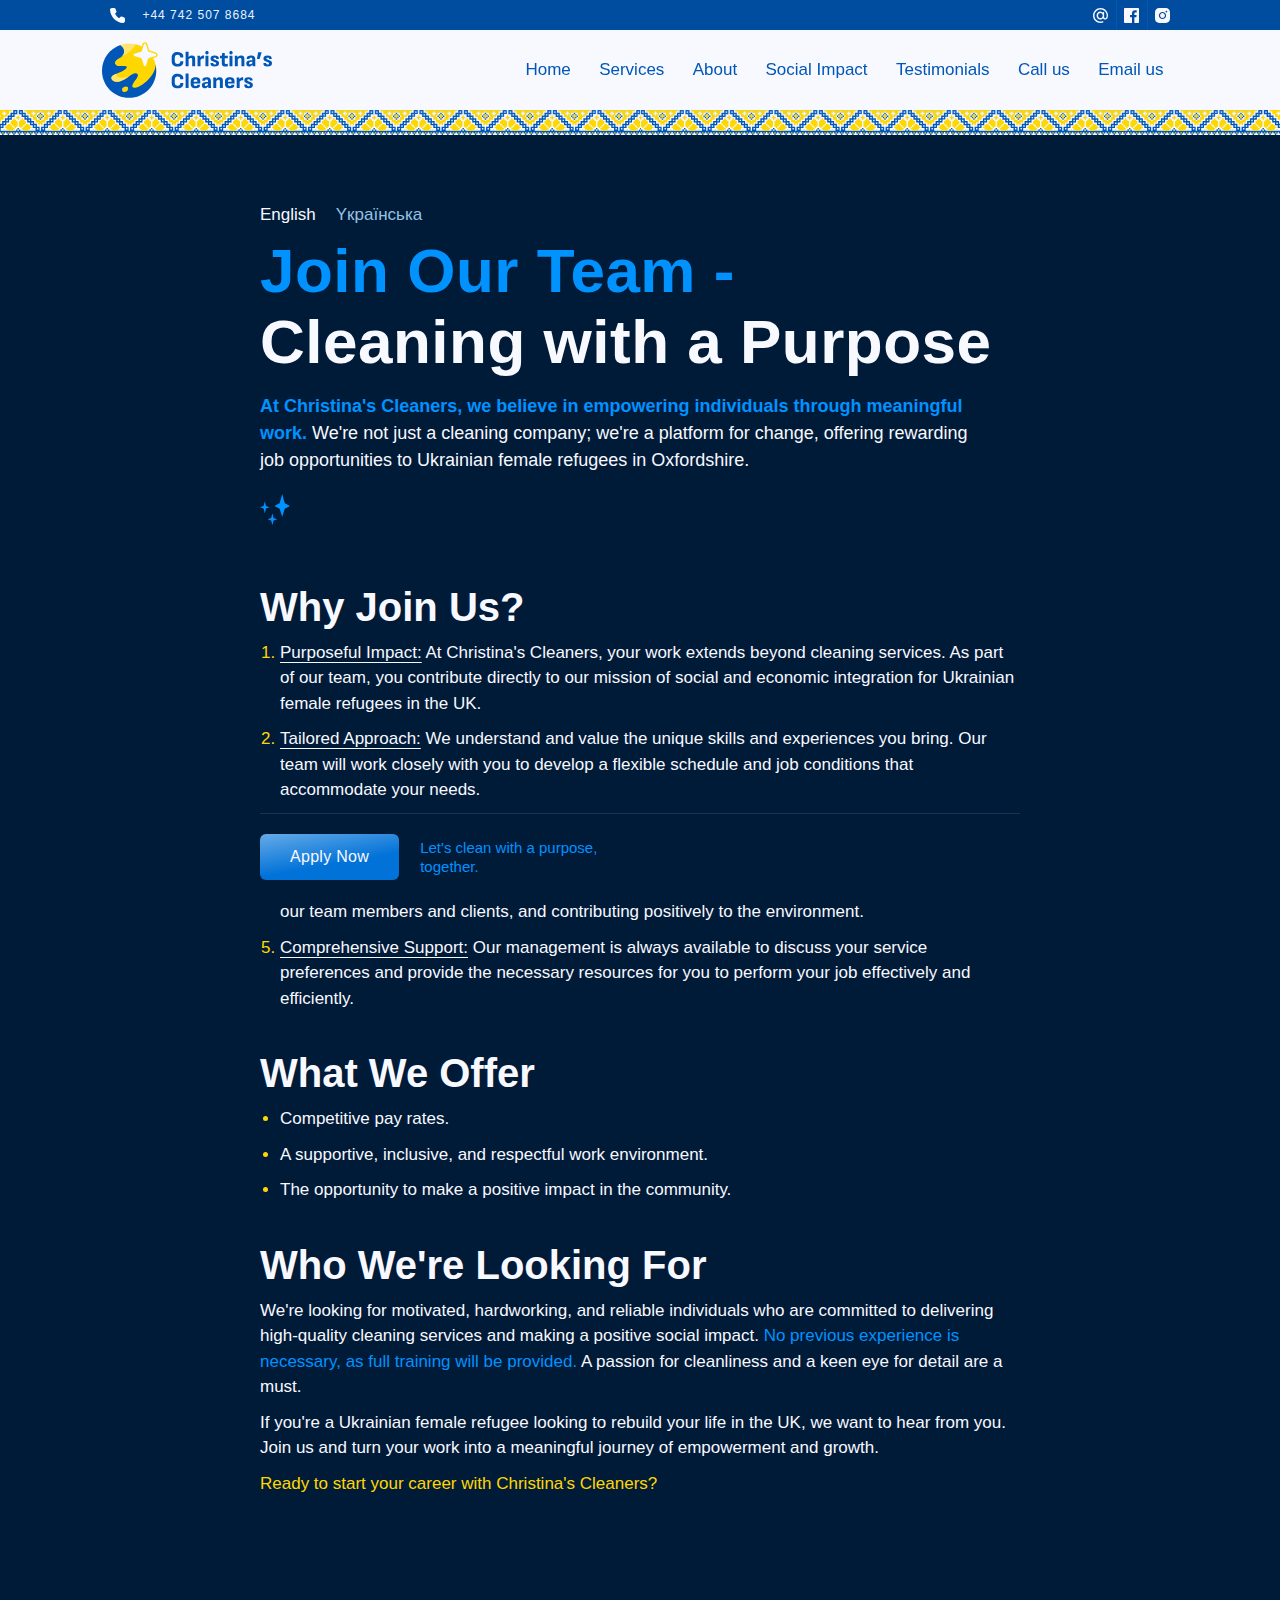
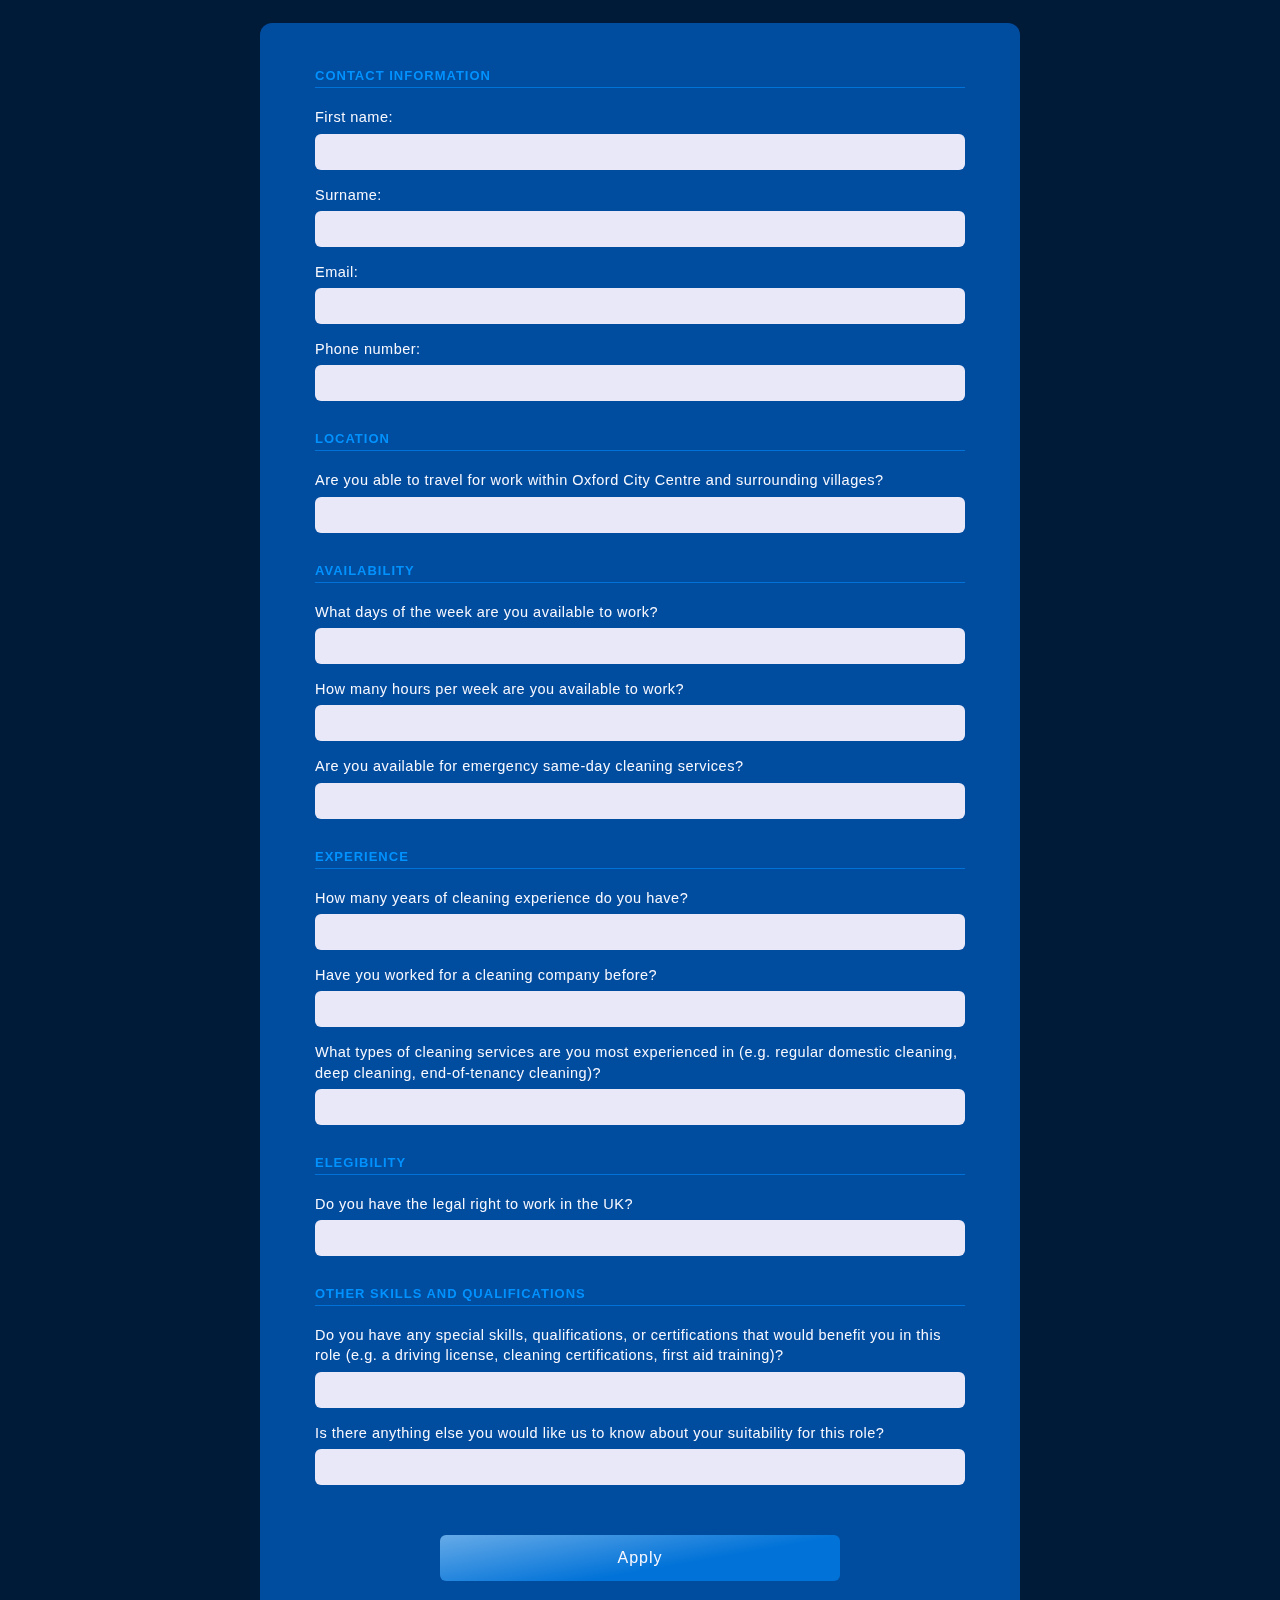
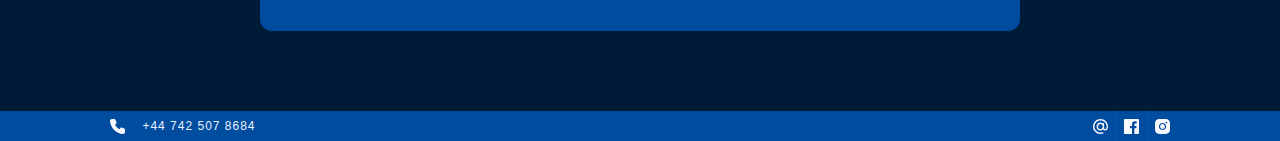
<file: jobs/index.html>
<!DOCTYPE html>
<html lang="en">
<head>
    <meta charset="UTF-8">
    <meta http-equiv="X-UA-Compatible" content="IE=edge">
    <meta name="viewport" content="width=device-width, initial-scale=1.0">
    <title>Join Christina's Cleaners | Empowering Opportunities in Oxfordshire</title>

    <link rel="canonical" href="https://christinas-cleaners.co.uk/jobs/">

    <meta name="description" content="Join Christina's Cleaners, a socially responsible cleaning company offering rewarding job opportunities to Ukrainian female refugees in Oxfordshire.">

    <meta name="keywords" content="cleaning services, professional cleaning, domestic cleaning, job offers, Ukrainian female refugees, empowering women, social integration, Oxfordshire">

    <link rel="stylesheet" href="../styles/defaults.css">
    <link rel="stylesheet" href="../styles/jobs.css">
    
    <link rel="shortcut icon" href="../favicon.ico" type="image/x-icon">

    <script src="../scripts/menu.js" defer></script>
    <script src="../scripts/form.js" defer></script>
</head>
<body>
    <div class="strip">
        <div class="width">
            <a href="tel:447425078684" class="flex" title="call us">
                <div class="bg icon tel"></div>
                <span>+44 742 507 8684</span>
            </a>

            <div class="flex">
                <a href="mailto:info@christinas-cleaners.co.uk" class="bg icon mail" title="Email us"></a>

                <hr>

                <a href="https://www.facebook.com/ChristinasCleaners.co.uk/" class="bg icon facebook" target="_blank" title="Find us on Facebook"></a>

                <hr>
                
                <a href="https://www.instagram.com/christinas_cleaners/" target="_blank" class="bg icon instagram" title="Find us on Instagram"></a>
            </div>
        </div>
    </div>

    <header>
        <div class="width">
            <a href="../index.html" class="logo_anchor">
                <img src="../assets/logo/logo_logotype.svg" alt="Christina's Cleaners Full Logo">
            </a>

            <div class="flex">
                <!-- <a href="../index.html#get-a-quote" class="cta">Get a Quote</a> -->
                
                <button class="hambt" type="button" name="toggle-menu">
                    <div></div>
                    <div></div>
                    <div></div>
                </button>

                <div class="nav_overflow">
                    <nav>
                        <a href="../index.html">Home</a>
                        <a href="../index.html#services">Services</a>
                        <a href="../index.html#about-us">About</a>
                        <a href="../index.html#social-impact">Social Impact</a>
                        <a href="../index.html#testimonials">Testimonials</a>
                        <a href="tel:447425078684">Call us</a>
                        <a href="mailto:info@christinas-cleaners.co.uk">Email us</a>
                    </nav>
                </div>
            </div>
        </div>
    </header>

    <div class="vishyvka"></div>

    

    <main>
        <div class="width">
            <div class="intro">

                <nav>
                    <a class="current" href="index.html">English</a>
                    <a href="uk.html" title="View in ukrainian language">Yкраїнська</a>
                </nav>

                <h1>
                    Join Our Team - <span>Cleaning with a Purpose</span>
                </h1>
    
                <p>
                    <strong>
                        <b>At Christina's Cleaners, we believe in empowering individuals through meaningful work.</b> We're not just a cleaning company; we're a platform for change, offering rewarding job opportunities to Ukrainian female refugees in Oxfordshire.
                    </strong>
                
                    <svg xmlns="http://www.w3.org/2000/svg" viewBox="0 0 16.67 17.33" fill="currentcolor"><polygon points="12.33 0 10.89 5.13 8 6.64 10.89 8.14 12.33 12.67 13.78 8.14 16.67 6.63 13.78 5.13 12.33 0"/><polygon points="2.67 4 2 6.67 0 7.33 2 8 2.67 10.67 3.33 8 5.33 7.33 3.33 6.67 2.67 4"/><polygon points="6.87 10.67 6.2 13.33 4.2 14 6.2 14.67 6.87 17.33 7.54 14.67 9.54 14 7.54 13.33 6.87 10.67"/></svg>
                </p>
            </div>

            <div class="content">
                <h2>Why Join Us?</h2>
    
                <ol>
                    <li>
                        <p><b>Purposeful Impact:</b> At Christina's Cleaners, your work extends beyond cleaning services. As part of our team, you contribute directly to our mission of social and economic integration for Ukrainian female refugees in the UK.</p>
                    </li>
    
                    <li>
                        <p><b>Tailored Approach:</b> We understand and value the unique skills and experiences you bring. Our team will work closely with you to develop a flexible schedule and job conditions that accommodate your needs.</p>
                    </li>
    
                    <li>
                        <p><b>Continuous Learning:</b> We provide training and development opportunities to help you grow your professional skills, with the potential for career advancement within our company.</p>
                    </li>
    
                    <li>
                        <p><b>Eco-Friendly Ethos:</b> We use only eco-friendly cleaning products, ensuring the health and safety of our team members and clients, and contributing positively to the environment.</p>
                    </li>
    
                    <li>
                        <p><b>Comprehensive Support:</b> Our management is always available to discuss your service preferences and provide the necessary resources for you to perform your job effectively and efficiently.</p>
                    </li>
                </ol>

                <h2>What We Offer</h2>
                
                <ul>
                    <li>
                        <p>Competitive pay rates.</p>
                    </li>

                    <li>
                        <p>A supportive, inclusive, and respectful work environment.</p>
                    </li>

                    <li>
                        <p>The opportunity to make a positive impact in the community.</p>
                    </li>
                </ul>

                <h2>Who We're Looking For</h2>

                <p>We're looking for motivated, hardworking, and reliable individuals who are committed to delivering high-quality cleaning services and making a positive social impact. <strong>No previous experience is necessary, as full training will be provided.</strong> A passion for cleanliness and a keen eye for detail are a must.</p>

                <p>If you're a Ukrainian female refugee looking to rebuild your life in the UK, we want to hear from you. Join us and turn your work into a meaningful journey of empowerment and growth.</p>

                <p><b>Ready to start your career with Christina's Cleaners?</b></p>

                <div class="cta_ctnr">
                    <a href="#apply" class="cta apply">Apply Now</a>

                    <p>Let's clean with a purpose, together.</p>
                </div>
            </div>
        </div>

        <div class="contact_ctnr" id="apply">
            <div class="width">
                <form name="job-application-english" method="POST" data-netlify="true">
                    <span class="divider">
                        Contact information
                        <hr>
                    </span>
                    
                    <p>
                      <label>First name: <input type="text" name="name" required/></label>
                    </p>
                    <p>
                      <label>Surname: <input type="text" name="name" required/></label>
                    </p>
        
                    <p>
                      <label>Email: <input type="email" name="email" required/></label>
                    </p>
        
                    <p>
                      <label>Phone number: <input type="tel" name="phone" required/></label>
                    </p>

                    <span class="divider">
                        Location
                        <hr>
                    </span>
        
                    <p>
                      <label>Are you able to travel for work within Oxford City Centre and surrounding villages? <input type="text" name="able-to-travel" required/></label>
                    </p>

                    <span class="divider">
                        Availability
                        <hr>
                    </span>
        
                    <p>
                      <label>What days of the week are you available to work? <input type="text" name="days-available" required/></label>
                    </p>
        
                    <p>
                      <label>How many hours per week are you available to work? <input type="text" name="hours-per-week" required/></label>
                    </p>
        
                    <p>
                      <label>Are you available for emergency same-day cleaning services? <input type="text" name="same-day-cleaning-availability" required/></label>
                    </p>

                    <span class="divider">
                        Experience
                        <hr>
                    </span>
        
                    <p>
                      <label>How many years of cleaning experience do you have? <input type="text" name="years-of-experience" required/></label>
                    </p>
        
                    <p>
                      <label>Have you worked for a cleaning company before? <input type="text" name="have-worked-for-cleaning-companies-before" required/></label>
                    </p>
        
                    <p>
                      <label>What types of cleaning services are you most experienced in (e.g. regular domestic cleaning, deep cleaning, end-of-tenancy cleaning)? <input type="text" name="types-of-cleaning-more-experienced" required/></label>
                    </p>

                    <span class="divider">
                        Elegibility
                        <hr>
                    </span>
        
                    <p>
                      <label>Do you have the legal right to work in the UK? <input type="text" name="legal-right-to-be-in-uk" required/></label>
                    </p>

                    <span class="divider">
                        Other skills and qualifications
                        <hr>
                    </span>
        
                    <p>
                      <label>Do you have any special skills, qualifications, or certifications that would benefit you in this role (e.g. a driving license, cleaning certifications, first aid training)? <input type="text" name="special-skills-and-qualifications" required/></label>
                    </p>
        
                    <p>
                      <label>Is there anything else you would like us to know about your suitability for this role? <input type="text" name="additional-information" required/></label>
                    </p>
        
                    <p>
                      <button class="cta" type="submit" name="submit">Apply</button>
                    </p>
                </form>
            </div>
        </div>
    </main>





    <footer class="strip">
        <div class="width">
            <a href="tel:447425078684" class="flex">
                <div class="bg icon tel"></div>
                <span>+44 742 507 8684</span>
            </a>

            <div class="flex">
                <a href="mailto:info@christinas-cleaners.co.uk" class="bg icon mail"></a>

                <hr>

                <a href="https://www.facebook.com/ChristinasCleaners.co.uk/" class="bg icon facebook" target="_blank" title="Find us on Facebook"></a>

                <hr>

                <a href="https://www.instagram.com/christinas_cleaners/" target="_blank" class="bg icon instagram"></a>
            </div>
        </div>
    </footer>
</body>
</html>
</file>
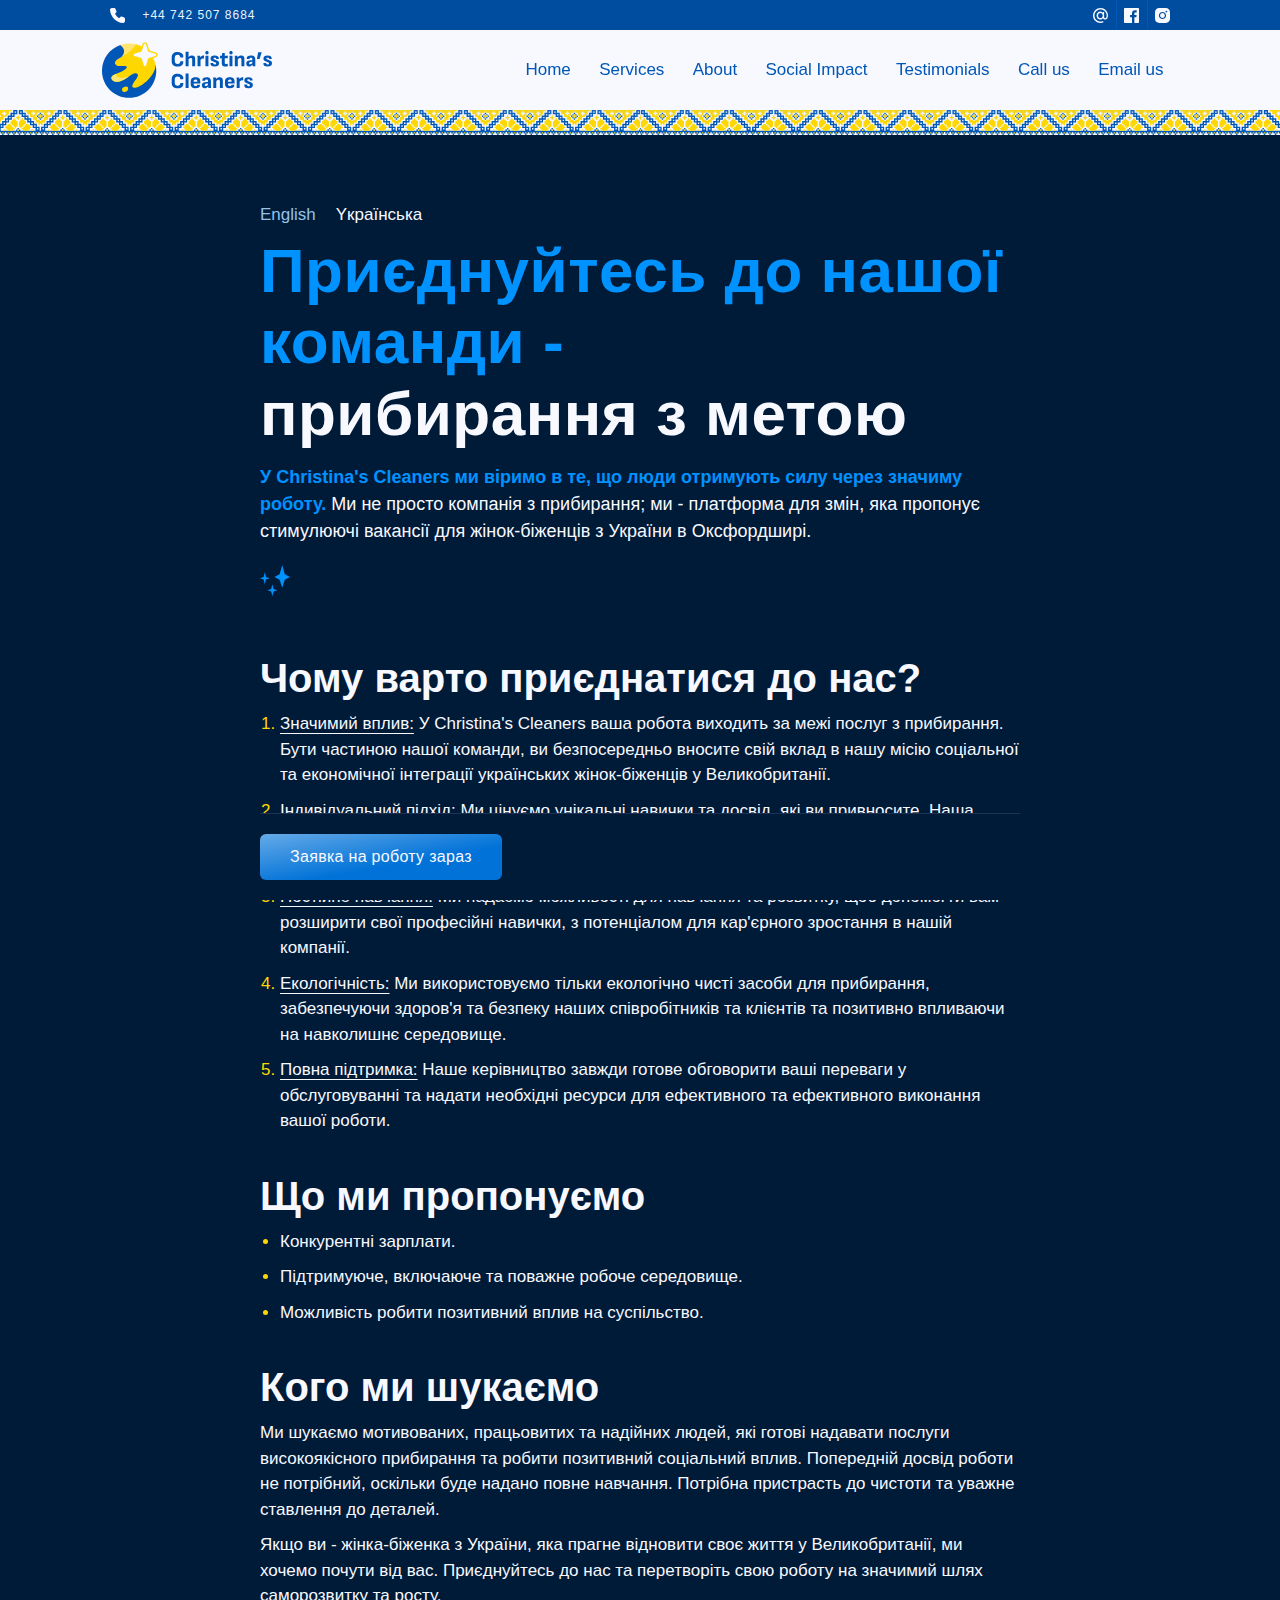
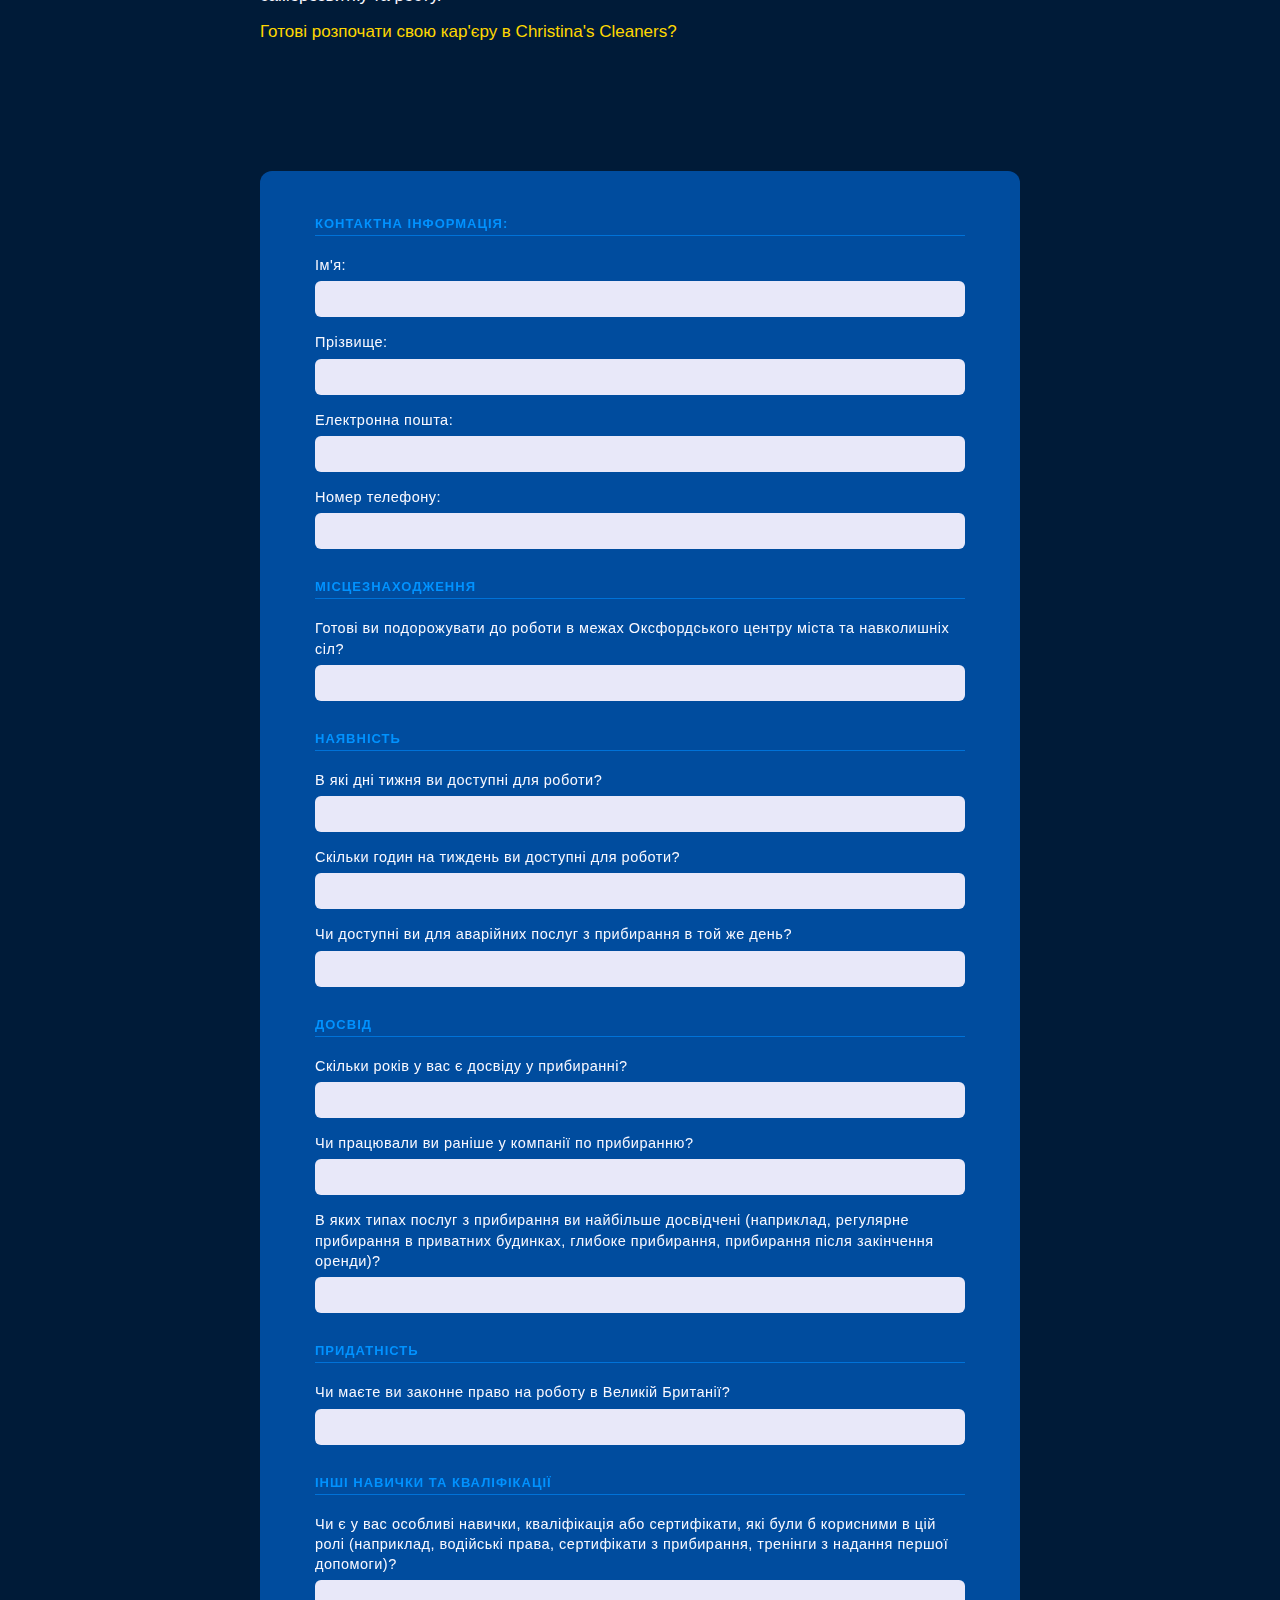
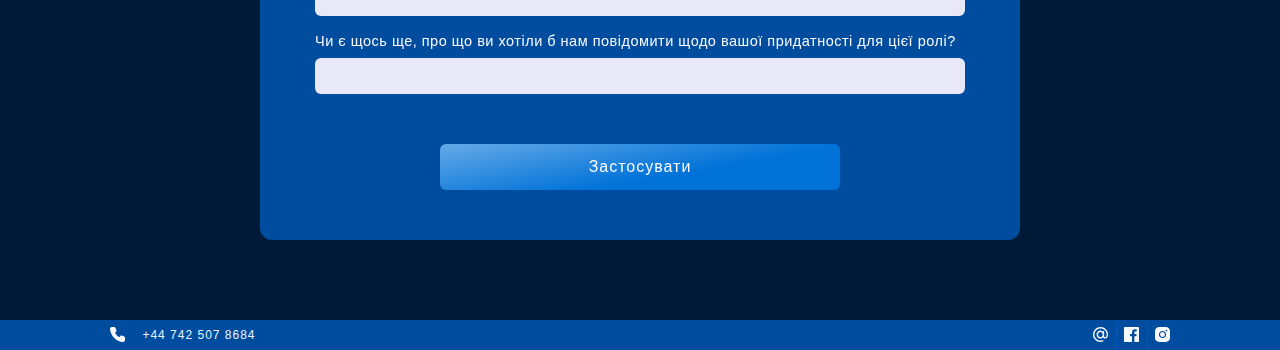
<file: jobs/uk.html>
<!DOCTYPE html>
<html lang="uk">
<head>
    <meta charset="UTF-8">
    <meta http-equiv="X-UA-Compatible" content="IE=edge">
    <meta name="viewport" content="width=device-width, initial-scale=1.0">
    <title>Приєднуйтесь до Christina's Cleaners | Надання можливостей в Оксфордширі</title>

    <link rel="canonical" href="https://christinas-cleaners.co.uk/jobs/uk">

    <meta name="description" content="Приєднуйтесь до Christina's Cleaners, соціально відповідальної компанії з прибирання, яка пропонує стимулюючі вакансії для жінок-біженців з України в Оксфордширі.">

    <meta name="keywords" content="cleaning services, professional cleaning, domestic cleaning, job offers, Ukrainian female refugees, empowering women, social integration, Oxfordshire">

    <link rel="stylesheet" href="../styles/defaults.css">
    <link rel="stylesheet" href="../styles/jobs.css">
    
    <link rel="shortcut icon" href="../favicon.ico" type="image/x-icon">

    <script src="../scripts/menu.js" defer></script>
    <script src="../scripts/form.js" defer></script>
</head>
<body>
    <div class="strip">
        <div class="width">
            <a href="tel:447425078684" class="flex" title="call us">
                <div class="bg icon tel"></div>
                <span>+44 742 507 8684</span>
            </a>

            <div class="flex">
                <a href="mailto:info@christinas-cleaners.co.uk" class="bg icon mail" title="Email us"></a>

                <hr>

                <a href="https://www.facebook.com/ChristinasCleaners.co.uk/" class="bg icon facebook" target="_blank" title="Find us on Facebook"></a>

                <hr>
                
                <a href="https://www.instagram.com/christinas_cleaners/" target="_blank" class="bg icon instagram" title="Find us on Instagram"></a>
            </div>
        </div>
    </div>

    <header>
        <div class="width">
            <a href="../index.html" class="logo_anchor">
                <img src="../assets/logo/logo_logotype.svg" alt="Christina's Cleaners Full Logo">
            </a>

            <div class="flex">
                <!-- <a href="../index.html#get-a-quote" class="cta">Get a Quote</a> -->
                
                <button class="hambt" type="button" name="toggle-menu">
                    <div></div>
                    <div></div>
                    <div></div>
                </button>

                <div class="nav_overflow">
                    <nav>
                        <a href="../index.html">Home</a>
                        <a href="../index.html#services">Services</a>
                        <a href="../index.html#about-us">About</a>
                        <a href="../index.html#social-impact">Social Impact</a>
                        <a href="../index.html#testimonials">Testimonials</a>
                        <a href="tel:447425078684">Call us</a>
                        <a href="mailto:info@christinas-cleaners.co.uk">Email us</a>
                    </nav>
                </div>
            </div>
        </div>
    </header>

    <div class="vishyvka"></div>

    

    <main>
        <div class="width">
            <div class="intro">

                <nav>
                    <a href="index.html" title="Переглянути англійською">English</a>
                    <a class="current" href="uk.html">Yкраїнська</a>
                </nav>

                <h1>
                    Приєднуйтесь до нашої команди - <span>прибирання з метою</span></span>
                </h1>
    
                <p>
                    <strong>
                        <b>У Christina's Cleaners ми віримо в те, що люди отримують силу через значиму роботу.</b> Ми не просто компанія з прибирання; ми - платформа для змін, яка пропонує стимулюючі вакансії для жінок-біженців з України в Оксфордширі.
                    </strong>
                
                    <svg xmlns="http://www.w3.org/2000/svg" viewBox="0 0 16.67 17.33" fill="currentcolor"><polygon points="12.33 0 10.89 5.13 8 6.64 10.89 8.14 12.33 12.67 13.78 8.14 16.67 6.63 13.78 5.13 12.33 0"/><polygon points="2.67 4 2 6.67 0 7.33 2 8 2.67 10.67 3.33 8 5.33 7.33 3.33 6.67 2.67 4"/><polygon points="6.87 10.67 6.2 13.33 4.2 14 6.2 14.67 6.87 17.33 7.54 14.67 9.54 14 7.54 13.33 6.87 10.67"/></svg>
                </p>
            </div>

            <div class="content">
                <h2>Чому варто приєднатися до нас?</h2>
    
                <ol>
                    <li>
                        <p><b>Значимий вплив:</b> У Christina's Cleaners ваша робота виходить за межі послуг з прибирання. Бути частиною нашої команди, ви безпосередньо вносите свій вклад в нашу місію соціальної та економічної інтеграції українських жінок-біженців у Великобританії.</p>
                    </li>
    
                    <li>
                        <p><b>Індивідуальний підхід:</b> Ми цінуємо унікальні навички та досвід, які ви привносите. Наша команда буде тісно співпрацювати з вами, щоб розробити гнучкий графік та умови праці, які будуть відповідати вашим потребам.</p>
                    </li>
    
                    <li>
                        <p><b>Постійне навчання:</b> Ми надаємо можливості для навчання та розвитку, щоб допомогти вам розширити свої професійні навички, з потенціалом для кар'єрного зростання в нашій компанії.</p>
                    </li>
    
                    <li>
                        <p><b>Екологічність:</b> Ми використовуємо тільки екологічно чисті засоби для прибирання, забезпечуючи здоров'я та безпеку наших співробітників та клієнтів та позитивно впливаючи на навколишнє середовище.</p>
                    </li>
    
                    <li>
                        <p><b>Повна підтримка:</b> Наше керівництво завжди готове обговорити ваші переваги у обслуговуванні та надати необхідні ресурси для ефективного та ефективного виконання вашої роботи.</p>
                    </li>
                </ol>

                <h2>Що ми пропонуємо</h2>
                
                <ul>
                    <li>
                        <p>Конкурентні зарплати.</p>
                    </li>

                    <li>
                        <p>Підтримуюче, включаюче та поважне робоче середовище.</p>
                    </li>

                    <li>
                        <p>Можливість робити позитивний вплив на суспільство.</p>
                    </li>
                </ul>

                <h2>Кого ми шукаємо</h2>

                <p>Ми шукаємо мотивованих, працьовитих та надійних людей, які готові надавати послуги високоякісного прибирання та робити позитивний соціальний вплив. Попередній досвід роботи не потрібний, оскільки буде надано повне навчання. Потрібна пристрасть до чистоти та уважне ставлення до деталей.</p>

                <p>Якщо ви - жінка-біженка з України, яка прагне відновити своє життя у Великобританії, ми хочемо почути від вас. Приєднуйтесь до нас та перетворіть свою роботу на значимий шлях саморозвитку та росту.</p>

                <p><b>Готові розпочати свою кар'єру в Christina's Cleaners?</b></p>

                <div class="cta_ctnr">
                    <a href="#apply" class="cta apply">Заявка на роботу зараз</a>

                    <!-- <p>Робимо прибирання з метою разом.</p> -->
                </div>
            </div>
            
        </div>

        <div class="contact_ctnr" id="apply">
            <div class="width">
                <form name="job-application-ukrainian" method="POST" data-netlify="true">
                    <span class="divider">
                        Контактна інформація:
                        <hr>
                    </span>
                    
                    <p>
                      <label>Ім'я: <input type="text" name="name" required/></label>
                    </p>
                    <p>
                      <label>Прізвище: <input type="text" name="name" required/></label>
                    </p>
        
                    <p>
                      <label>Електронна пошта: <input type="email" name="email" required/></label>
                    </p>
        
                    <p>
                      <label>Номер телефону: <input type="tel" name="phone" required/></label>
                    </p>

                    <span class="divider">
                        Місцезнаходження
                        <hr>
                    </span>
        
                    <p>
                      <label>Готові ви подорожувати до роботи в межах Оксфордського центру міста та навколишніх сіл? <input type="text" name="able-to-travel" required/></label>
                    </p>

                    <span class="divider">
                        Наявність
                        <hr>
                    </span>
        
                    <p>
                      <label>В які дні тижня ви доступні для роботи? <input type="text" name="days-available" required/></label>
                    </p>
        
                    <p>
                      <label>Скільки годин на тиждень ви доступні для роботи? <input type="text" name="hours-per-week" required/></label>
                    </p>
        
                    <p>
                      <label>Чи доступні ви для аварійних послуг з прибирання в той же день? <input type="text" name="same-day-cleaning-availability" required/></label>
                    </p>

                    <span class="divider">
                        Досвід
                        <hr>
                    </span>
        
                    <p>
                      <label>Скільки років у вас є досвіду у прибиранні? <input type="text" name="years-of-experience" required/></label>
                    </p>
        
                    <p>
                      <label>Чи працювали ви раніше у компанії по прибиранню? <input type="text" name="have-worked-for-cleaning-companies-before" required/></label>
                    </p>
        
                    <p>
                      <label>В яких типах послуг з прибирання ви найбільше досвідчені (наприклад, регулярне прибирання в приватних будинках, глибоке прибирання, прибирання після закінчення оренди)? <input type="text" name="types-of-cleaning-more-experienced" required/></label>
                    </p>

                    <span class="divider">
                        Придатність
                        <hr>
                    </span>
        
                    <p>
                      <label>Чи маєте ви законне право на роботу в Великій Британії? <input type="text" name="legal-right-to-be-in-uk" required/></label>
                    </p>

                    <span class="divider">
                        Інші навички та кваліфікації
                        <hr>
                    </span>
        
                    <p>
                      <label>Чи є у вас особливі навички, кваліфікація або сертифікати, які були б корисними в цій ролі (наприклад, водійські права, сертифікати з прибирання, тренінги з надання першої допомоги)? <input type="text" name="special-skills-and-qualifications" required/></label>
                    </p>
        
                    <p>
                      <label>Чи є щось ще, про що ви хотіли б нам повідомити щодо вашої придатності для цієї ролі? <input type="text" name="additional-information" required/></label>
                    </p>
        
                    <p>
                      <button class="cta" type="submit" name="submit">Застосувати</button>
                    </p>
                </form>
            </div>
        </div>
    </main>



    <footer class="strip">
        <div class="width">
            <a href="tel:447425078684" class="flex">
                <div class="bg icon tel"></div>
                <span>+44 742 507 8684</span>
            </a>

            <div class="flex">
                <a href="mailto:info@christinas-cleaners.co.uk" class="bg icon mail"></a>

                <hr>

                <a href="https://www.facebook.com/ChristinasCleaners.co.uk/" class="bg icon facebook" target="_blank" title="Find us on Facebook"></a>

                <hr>

                <a href="https://www.instagram.com/christinas_cleaners/" target="_blank" class="bg icon instagram"></a>
            </div>
        </div>
    </footer>
</body>
</html>
</file>
<file: styles/defaults.css>
:root {
    --light: #f8f8ff;
    --light-a: #e6f3ff;

    --dark: #242d35;
    --dark-a: #1b3254;

    --c1: #ffd700;
    --c1-a: #bfa300;
    --c1-b: #403600;
    --c1-c: #ffe471;

    --c2: #0057b7;
    --c2-a: #004c9e;
    --c2-b: #0072d8;
    --c2-c: #0092ff;
    --c2-d: #001b38;
    --c2-e: #93c2e5;

    --c3: #ff4400;
    --width: clamp(24rem, 84vw, 150rem);
    --header-height: clamp(5rem, calc(7vh + 7vw), 8rem);
}

html {
    font-size: 10px;
    scroll-behavior: smooth;
    overflow-x: hidden;
}

html,
body,
p,
h1,
h2,
h3,
h4,
h5,
h6 {
    margin: 0;
    cursor: default;
}

body,
button,
input,
textarea,
select {
    font-family: 'Golos Text', sans-serif;
}

body {
    background-color: var(--light);
    color: var(--dark-a);
    position: relative;
}

a {
    text-decoration: none;
    -webkit-tap-highlight-color: transparent;
    color: unset;
}

img {
    user-select: none;
    max-width: 100%;
    height: auto;
    width: auto;
}

.mobile_hidden {
    display: none;
}

::selection {
    color: var(--light);
    background-color: var(--dark);
}

/* ::-webkit-scrollbar {
    width: 1rem;
    height: 1rem;
}

::-webkit-scrollbar-track {
    background: var(--c3);
}

::-webkit-scrollbar-thumb {
    background: white;
} */

main {
    position: relative;
    z-index: 1;
    flex: 1;
}

button {
    background-color: transparent;
    outline-color: transparent;
    border: unset;
    padding: unset;
    font-family: inherit;
    -webkit-tap-highlight-color: transparent;
}

button:focus-visible {
    outline: 0.1rem solid transparent;
}

button:not([type="submit"]):focus-visible {
    outline: 0.1rem solid transparent;
}

.flex {
    display: flex;
}

.icon {
    background-position: center;
    background-size: contain;
    background-repeat: no-repeat;
}

.width {
    width: var(--width);
}

textarea {
    min-width: 100%;
    max-width: 100%;
    width: 100%;
    min-height: 8rem;
    max-height: 30rem;
}


ul,
ol {
    padding: unset;
}




















/* Custom */


.strip {
    width: 100%;
    background-color: var(--c2-a);
    height: 3rem;
    display: flex;
    justify-content: center;
    position: relative;
    z-index: 1;
}

.strip>.width {
    display: flex;
    justify-content: space-between;
    align-items: stretch;
}

.strip .bg.icon {
    background-size: 50%;
    background-position: center;
    height: 100%;
    transition: background-color 0.4s ease;
}

.strip .bg.icon.tel {
    margin-right: 1rem;
}

.strip .bg.icon:hover,
.strip a:hover .icon {
    background-color: var(--c2);
    transition: background-color 0s ease;
}

.strip a,
.strip a .icon {
    min-width: 3rem;
    height: 2rem;
}

.strip a span {
    font-weight: 400;
    font-size: clamp(1rem, 3.5vw, 1.2rem);
    color: var(--light-a);
    letter-spacing: 0.1rem;
    line-height: 1;
}

.strip .flex {
    /* gap:1rem; */
    align-items: center;
    height: 100%;
}

.strip .flex hr {
    /* width: 0.2rem; */
    height: 100%;
    background-color: var(--c2-b);
    border: unset;
    border-left: 0.1rem solid var(--c2);
}

.bg.icon.tel {
    background-image: url(../assets/icons/tel.svg);
}

.bg.icon.facebook {
    background-image: url(../assets/icons/facebook.svg);
}

.bg.icon.instagram {
    background-image: url(../assets/icons/instagram.svg);
}

.bg.icon.mail {
    background-image: url(../assets/icons/mail.svg);
}









header {
    width: 100%;
    height: var(--header-height);
    background-color: rgb(248 248 255 / 95%);
    position: sticky;
    top: 0;
    display: flex;
    flex-direction: column;
    justify-content: space-between;
    align-items: center;
    z-index: 3;
    backdrop-filter: blur(0.3rem);
    /* border-bottom: 0.2rem solid var(--light-a); */
    box-shadow: 0 2.5rem 1rem -2rem rgb(147 194 229 / 15%);
}

header>.width {
    display: flex;
    align-items: stretch;
    justify-content: space-between;
    flex: 1;
}

header .flex {
    align-items: center;
}

header .logo_anchor {
    height: 100%;
    width: clamp(11rem, calc(12vh + 12vw), 17rem);
    min-width: clamp(11rem, calc(12vh + 12vw), 17rem);
}

header .logo_anchor img {
    height: 100%;
}

.nav_overflow {
    overflow: hidden;
    position: absolute;
    right: 0;
    bottom: 0.1rem;
    width: 23rem;
    height: 45rem;
    transform: translateY(100%);
    pointer-events: none;
}

header nav {
    position: absolute;
    right: 0;
    background-color: var(--c2-a);
    top: 0;
    display: flex;
    flex-direction: column;
    padding: 2rem 7rem 2rem 3rem;
    color: var(--light);
    border-radius: 0 0 0 1rem;
    box-sizing: border-box;
    transition: transform 0.3s cubic-bezier(0.4, 0, 0.2, 1);
    transform: translateX(100%);
    max-height: 70vh;
    overflow: auto;
    background-image: linear-gradient(170deg, #ffffff22, transparent 62%);
    font-size: clamp(1.4rem, 5vw, 1.8rem);
}

header nav.show {
    transform: translatex(0%);
}

header nav a {
    padding: 1.3rem 0.2rem;
    position: relative;
}

header nav a:not(:last-child)::after {
    content: '';
    position: absolute;
    left: 0;
    bottom: 0;
    height: 0.1rem;
    width: 20%;
    background-color: var(--c2-c);
}

header .cta {
    background-color: var(--c1);
    font-weight: 700;
    color: var(--c2);
    white-space: nowrap;
}

.cta_ctnr {
    display: flex;
    align-items: center;
    gap: clamp(1.5rem, 2vw, 2.1rem);
    font-weight: 600;
    max-width: 100%;
}

.cta_ctnr a:not(.cta) {
    font-size: 1.6rem;
    position: relative;
    display: flex;
    align-items: center;
    gap: 1rem;
}

.cta {
    border-radius: 0.6rem;
    font-size: clamp(1.2rem, 4.2vw, 1.6rem);
    padding: clamp(1rem, 3.5vw, 1.5rem) clamp(0.9rem, 5vw, 3rem);
    height: fit-content;
    line-height: 1;
    width: fit-content;
    outline-offset: -0.3rem;
    /* outline: 0.1rem solid #f8f8ff44; */
    text-align: center;
    background-image: linear-gradient(170deg, #ffffff66, transparent 62%);
    transition: filter 0.3s ease;
    letter-spacing: 0.03rem;
}

.cta:hover {
    filter: brightness(1.1)
}

.hambt {
    position: absolute;
    right: 0;
    width: clamp(1.3rem, 5vw, 3.5rem);
    height: clamp(2.5rem, 7vw, 3.5rem);
    display: flex;
    flex-direction: column;
    justify-content: space-between;
    cursor: pointer;
}

.hambt span {
    height: 20%;
    width: 100%;
    background-color: var(--c2);
    border-radius: 0.2rem 0 0 0.2rem;
}


.vishyvka {
    width: 100%;
    height: 2.5rem;
    background-image: url(../assets/vyshyvka.svg);
    background-position: center;
    background-size: auto;
    background-repeat: repeat no-repeat;
    background-color: var(--light);
}




















/* Form defaults */


form {
    margin: 0 auto 2rem;
    display: flex;
    flex-direction: column;
    /* gap: clamp(2rem, 2vw, 4rem); */
    font-size: 1.45rem;
    justify-content: space-evenly;
    width: 100%;
}

form label {
    display: flex;
    flex-direction: column;
    gap: 0.6rem;
    font-weight: 400;
    line-height: 1.4;
    letter-spacing: 0.05rem;
}

input,
textarea,
select {
    padding: clamp(0.8rem, 1vw, 1rem);
    border-radius: 0.6rem;
    border: unset;
    background-color: #E8E8F9;
    font-size: 1em;
    box-sizing: border-box;
    display: block;
    width: 100%;
    min-width: 100%;
    max-width: 100%;
}

input[type='date'],
input[type='time'] {
    line-height: 2.4;
    padding: unset;
    text-indent: clamp(0.8rem, 1vw, 1rem);
}

form button[type='submit'] {
    display: block;
    margin: 0 auto;
    font-size: 1.6rem;
    background-color: var(--c2-b);
    color: var(--light);
    padding: 1.5rem 4rem;
    border-radius: 0.6rem;
    margin-top: clamp(2rem, 8vw, 3.5rem);
    letter-spacing: 0.1rem;
    cursor: pointer;
    width: 100%;
    max-width: 40rem;
    font-weight: 400;
}

form button[type='submit'].disabled {
    background-color: var(--c2-e);
    font-weight: 500;
    pointer-events: none;
}

body form button[type='submit'].submited {
    background-color: var(--c1);
    color: var(--c2-b);
    font-weight: 600;
    pointer-events: none;
}




























@media (min-width:800px) {

    header>.width {
        gap: 2rem;
    }

    header .flex {
        gap: clamp(1rem, calc(4vw - 4rem), 3rem);
        justify-content: space-between;
        width: 50vw;
    }

    .hambt {
        position: relative;
        right: unset;
    }

    .hambt div {
        border-radius: 0.2rem;
    }

}



@media (min-width: 1080px) {

    header .flex {
        flex-direction: row-reverse;
        width: unset;
    }

    .hambt,
    header nav .jobs {
        display: none;
    }

    .nav_overflow {
        position: relative;
        bottom: unset;
        width: unset;
        height: 100%;
        transform: unset;
        right: unset;
        pointer-events: unset;
    }

    header nav {
        position: relative;
        transform: unset;
        background-color: unset;
        color: var(--c2);
        flex-direction: row;
        font-weight: 500;
        overflow: unset;
        padding: unset;
        gap: clamp(0rem, calc(3vw - 4rem), 0.6rem);
        height: 100%;
        align-items: center;
        /* width: clamp(5rem, calc(98vw - 50rem), 82rem); */
        width: unset;
        right: unset;
        top: unset;
        white-space: nowrap;
        display: inline-flex;
        background-image: unset;
    }

    header nav a {
        font-size: clamp(1.4rem, 1.4vw, 1.7rem);
        padding: 1rem clamp(0.4rem, calc(4vw - 3.7rem), 1.8rem);
        transition: background-color 0.3s ease;
        background-color: transparent;
        display: inline-block;
        align-items: center;
        border-radius: 0.3rem;
        white-space: nowrap;
    }

    header nav a:hover {
        background-color: white;
        transition: background-color 0s ease;
    }

    header nav a:not(:last-child)::after {
        display: none;
    }


}


















@media (min-width:1920px) {
    html {
        font-size: 11px;
    }
}

@media (min-width:2440px) {
    html {
        font-size: 13px;
    }
}

@media (min-width:3000px) {
    html {
        font-size: 16px;
    }
}

@media (min-width:4000px) {
    html {
        font-size: 22px;
    }
}
</file>
<file: styles/jobs.css>
body {
    color: var(--light);
}

main {
    background-color: var(--c2-d);
    display: flex;
    flex-direction: column;
    align-items: center;
    justify-content: center;
    padding: clamp(3rem, 5vw, 6rem) 0 clamp(3rem, 15vw, 8rem) 0;
}

main .width {
    width: clamp(24rem, 84vw, 76rem);
}

.hambt {
    position: relative;
    width: clamp(2.5rem, 8vw, 3.5rem);
    height: clamp(2.5rem, 8vw, 3.5rem);
}

.hambt div {
    border-radius: 0.2rem;
}

h1 {
    font-size: clamp(2.5rem, 9vw, 6.2rem);
    line-height: 1.15;
    margin: 0 0 1.5rem;
    color: var(--c2-c);
    font-weight: 700;
    letter-spacing: 0.05rem;
}

.intro p svg {
    width: clamp(2rem, 6vw, 3rem);
    display: block;
    /* display: none; */
    color: var(--c2-c);
    margin: 2rem 0 0;
}

h1 span {
    display: block;
    color: var(--light);
}

.intro p {
    font-size: clamp(1.4rem, 3.8vmin, 1.8rem);
    font-weight: 500;
    line-height: 1.5;
    max-width: 73rem;
}

.intro p strong,
.intro p b {
    font-weight: inherit;
}

.intro p b {
    color: var(--c2-c);
    font-weight: 600;
}

h2 {
    font-weight: 600;
    font-size: clamp(2.5rem, 7.3vw, 4rem);
    margin: clamp(3rem, 8vw, 4rem) 0 1rem;
}

.content {
    font-size: clamp(1.4rem, 3.8vmin, 1.7rem);
    margin: clamp(3rem, 8vw, 6rem) 0 3rem;
}

.content ol,
.content ul {
    padding-inline-start: 2rem;
    margin: 0;
}

li::marker {
    color: var(--c1)
}

.content p {
    margin-bottom: 1rem;
    line-height: 1.5;
}

.content p strong {
    font-weight: inherit;
    color: var(--c2-c);
}

.content li p b {
    text-decoration: underline;
    text-underline-offset: 0.4rem;
    color: var(--light);
}

.content p b {
    font-weight: inherit;
    color: var(--c1);
}

.intro {
    /* text-align: center; */
    margin: 0 0 clamp(1rem, 4vw, 3rem);
}

.intro nav {
    display: flex;
    /* flex-direction: column; */
    gap: 2rem;
    font-size: clamp(1.5rem, 4vw, 1.7rem);
    align-items: center;
}

.intro nav a {
    padding: 1rem 0;
}

.intro nav a:not(.current) {
    text-underline-offset: 0.4rem;
    color: var(--c2-e);
}

.intro nav a:not(.current):hover {
}

.intro nav a.current {
    color: var(--light);
}

.cta_ctnr {
    position: sticky;
    bottom: 0;
    background-color: var(--c2-d);
    padding: 2rem 0;
    border-top: 0.1rem solid var(--dark-a);
}

.cta_ctnr p {
    margin: unset;
    font-weight: 500;
    color: var(--c2-c);
    line-height: 1.3;
    font-size: clamp(1.4rem, 3.8vmin, 1.5rem);
    max-width: 18rem;
}

.cta_ctnr~p {}

.content .cta {
    background-color: var(--c2-b);
    /* margin: 2rem 0; */
    display: block;
    font-weight: 500;
    /* position: sticky; */
    /* bottom: 2rem; */
    /* box-shadow: 0 1rem 1rem 1rem var(--c2-d); */
    /* white-space: nowrap; */
    color: var(--light);
    padding: clamp(1rem, 3.5vw, 1.5rem) clamp(0.9rem, 4vw, 3rem);
}

.content sub {
    display: block;
    color: var(--c2-c);
}

.vishyvka {
    position: sticky;
    top: var(--header-height);
    z-index: 2;
}






.contact_ctnr {
    background-color: var(--c2-a);
    display: flex;
    /* align-items: center; */
    justify-content: center;
    padding: 5rem 0;
    color: var(--header-height);
    font-weight: 500;
    width: 91%;
    height: 60%;
    z-index: 2;
    margin: 0 auto;
    overflow: auto;
    top: 50%;
    left: 0;
    right: 0;
    padding: 3rem 2rem 3rem;
    box-sizing: border-box;
    border-radius: 1.2rem;
    width: clamp(24rem, 84vw, 76rem);
    scroll-margin: var(--header-height);
}

.contact_ctnr .width {width: clamp(24rem, 72vw, 65rem);}

.contact_ctnr form {
    gap: 1.5rem;
}

.contact_ctnr .divider {
    color: var(--c2-c);
    font-weight: 600;
    margin-top: 1.5rem;
    text-transform: uppercase;
    letter-spacing: 0.1rem;
    font-size: 1.3rem;
}

.contact_ctnr .divider hr {border: unset;border-bottom: 0.1rem solid var(--c2-b);margin: 0.4rem 0;}


























@media (min-width:800px) {

    .intro nav {
        flex-direction: row;
    }

}
</file>
